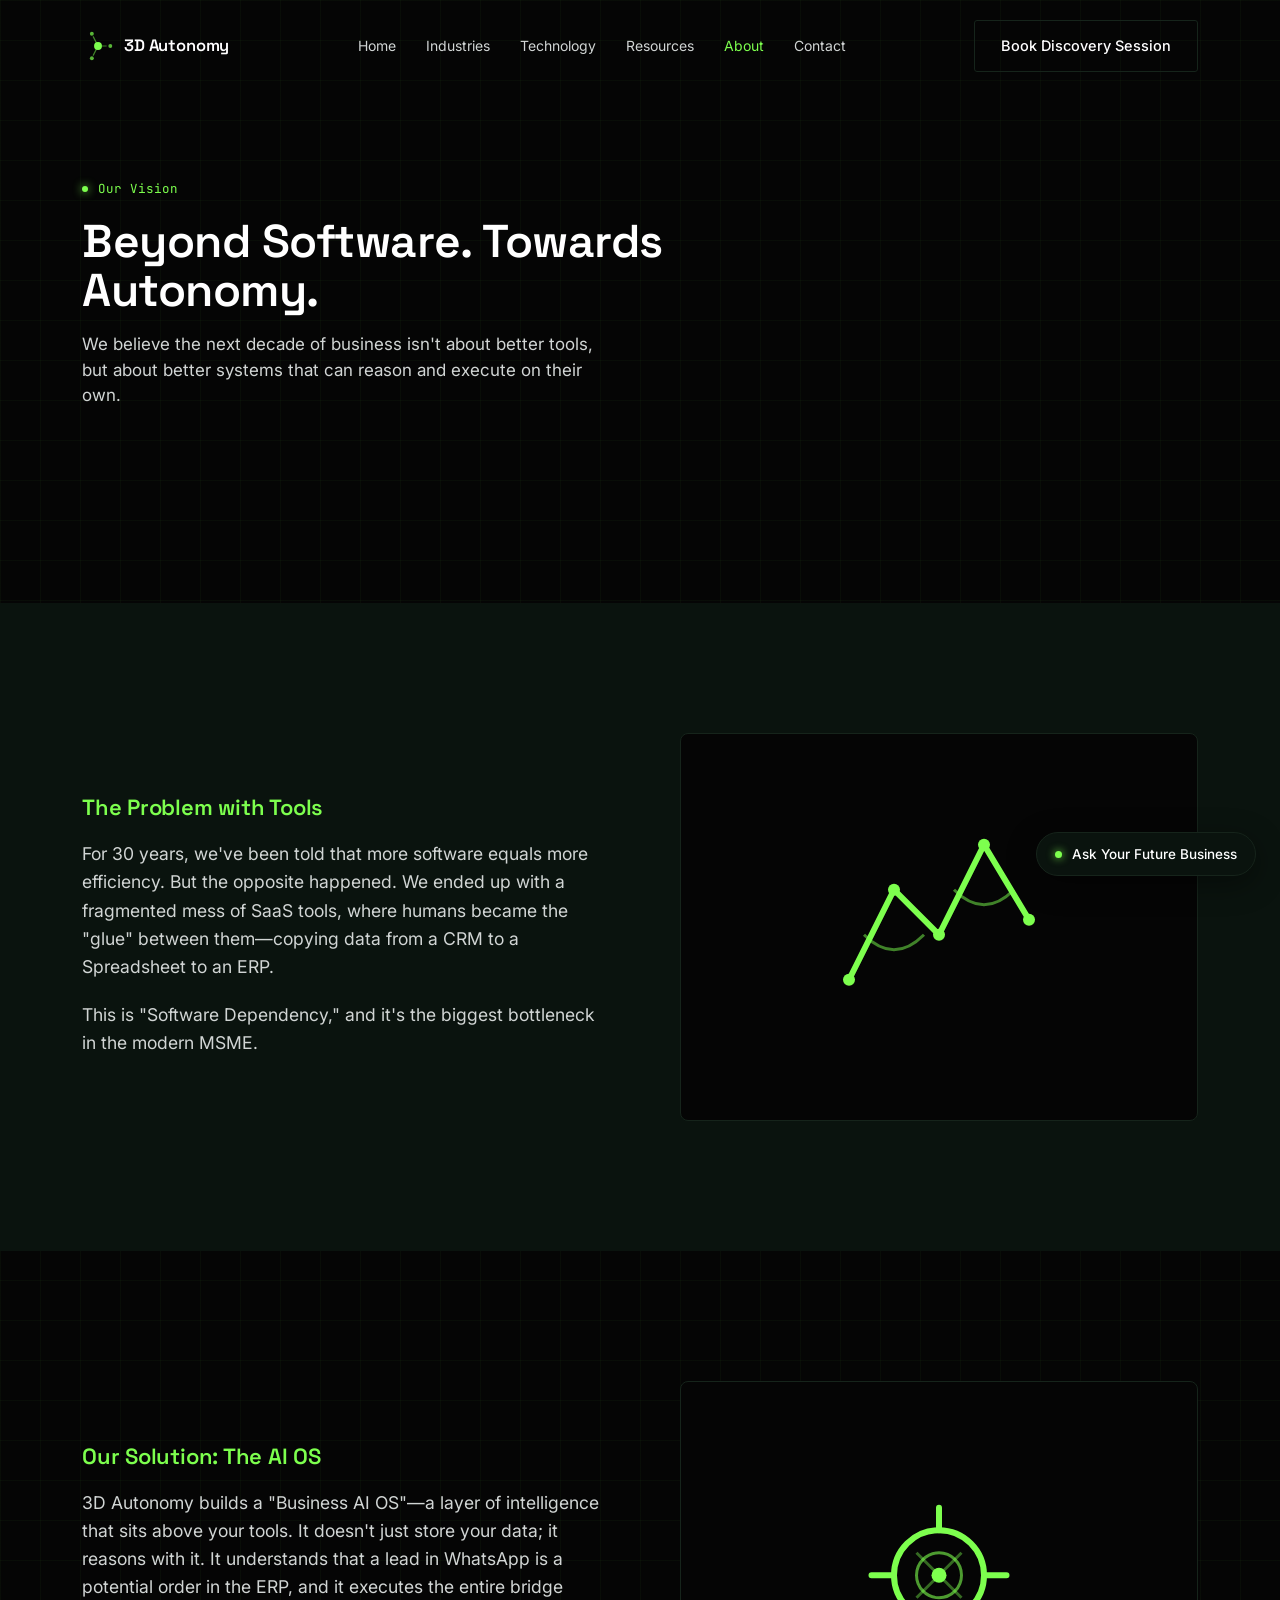
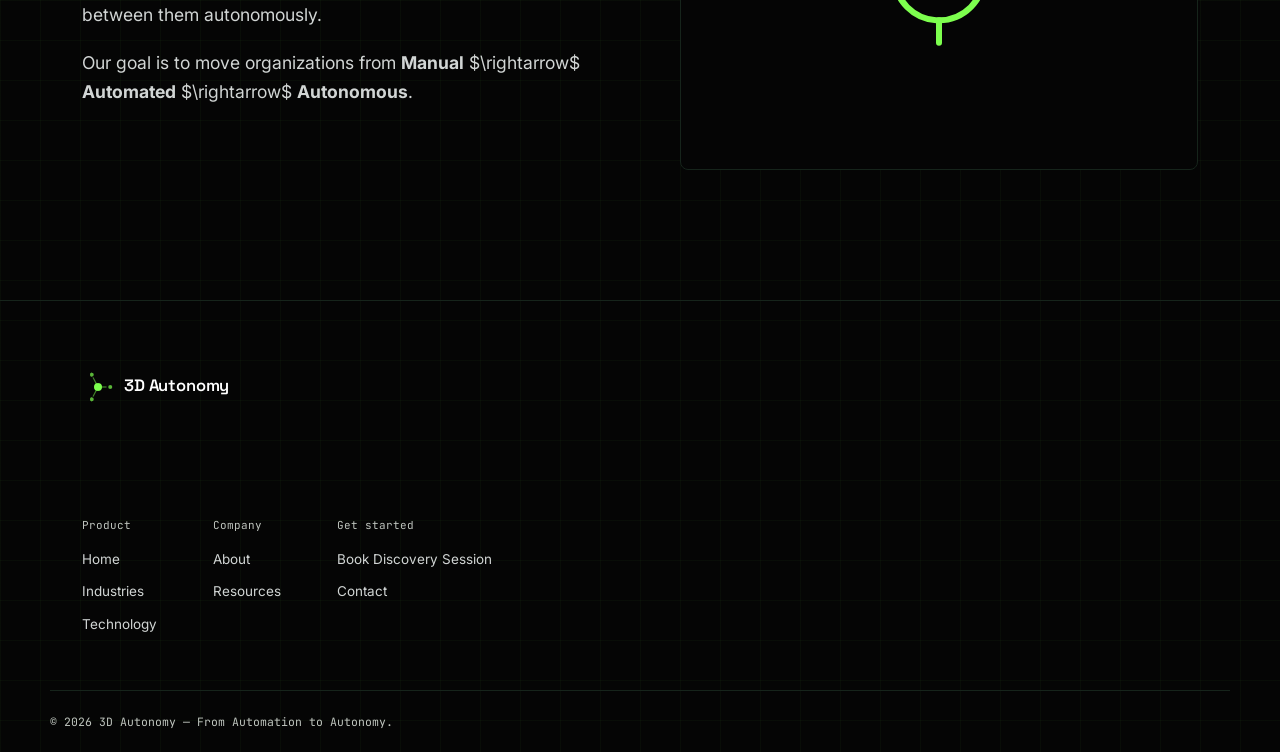
<file: about.html>
<!DOCTYPE html>
<html lang="en">
<head>
  <meta charset="UTF-8">
  <meta name="viewport" content="width=device-width, initial-scale=1.0">
  <title>About | 3D Autonomy - Our Philosophy</title>
  <meta name="description" content="Learn about 3D Autonomy's mission to transform the MSME landscape from manual operations to autonomous organizations.">
  <link rel="canonical" href="https://3dautonomy.github.io/about.html">
  <link rel="icon" type="image/svg+xml" href="[data-uri]">
<link rel="icon" type="image/png" href="assets/logo.png">
  <link rel="preconnect" href="https://fonts.googleapis.com">
  <link rel="preconnect" href="https://fonts.gstatic.com" crossorigin>
  <link href="https://fonts.googleapis.com/css2?family=Space+Grotesk:wght@400;500;600;700&family=Inter:wght@400;500;600&family=JetBrains+Mono:wght@400;500&display=swap" rel="stylesheet">
  <link rel="stylesheet" href="style.css">
</head>
<body class="page-transition">

<header id="site-header">
  <div class="wrap">
    <nav>
      <a href="index.html" class="logo">
        <svg class="logo-mark" viewBox="0 0 26 26" fill="none">
          <circle cx="13" cy="13" r="3.2" fill="#7DFF4E"/>
          <circle cx="13" cy="3" r="1.6" fill="#7DFF4E" opacity="0.7"/>
          <circle cx="23" cy="18" r="1.6" fill="#7DFF4E" opacity="0.7"/>
          <circle cx="3" cy="18" r="1.6" fill="#7DFF4E" opacity="0.7"/>
          <path d="M13 6V10.5M13 13L20.8 17M13 13L5.2 17" stroke="#7DFF4E" stroke-width="1" opacity="0.5"/>
        </svg>
        3D Autonomy
      </a>
      <div class="nav-links" id="navLinks">
        <a href="index.html">Home</a>
        <a href="industries.html">Industries</a>
        <a href="technology.html">Technology</a>
        <a href="resources.html">Resources</a>
        <a href="about.html" style="color:var(--accent)">About</a>
        <a href="contact.html">Contact</a>
      </div>
      <div class="nav-cta">
        <a href="contact.html" class="btn btn-ghost" id="openBookingNav">Book Discovery Session</a>
        <div class="nav-toggle" id="navToggle"><span></span><span></span><span></span></div>
      </div>
    </nav>
  </div>
</header>

<main>
  <section class="section" style="padding-top:180px; position:relative; overflow:hidden;">
    <div class="section-bg-image" style="position:absolute; top:0; left:0; width:100%; height:100%; background: radial-gradient(circle at 50% 50%, #1a2e1a 0%, #0a0a0a 100%); z-index:1;">
      <svg width="100%" height="100%" style="opacity:0.3">
        <defs>
          <pattern id="grid" width="40" height="40" patternUnits="userSpaceOnUse">
            <path d="M 40 0 L 0 0 0 40" fill="none" stroke="#7DFF4E" stroke-width="0.5"/>
          </pattern>
        </defs>
        <rect width="100%" height="100%" fill="url(#grid)" />
      </svg>
    </div>
    <div class="wrap">
      <div class="section-head fade-in" style="position:relative; z-index:2;">
        <div class="kicker"><span class="dot"></span>Our Vision</div>
        <h2>Beyond Software. Towards Autonomy.</h2>
        <p>We believe the next decade of business isn't about better tools, but about better systems that can reason and execute on their own.</p>
      </div>
    </div>
  </section>

  <section class="section" style="background:var(--bg-panel);">
    <div class="wrap">
      <div style="display:grid; grid-template-columns:1fr 1fr; gap:80px; align-items:center;">
        <div class="slide-up" style="animation-delay:0.1s;">
          <h3 class="accent-text">The Problem with Tools</h3>
          <p class="rich-text" style="margin:20px 0;">For 30 years, we've been told that more software equals more efficiency. But the opposite happened. We ended up with a fragmented mess of SaaS tools, where humans became the "glue" between them—copying data from a CRM to a Spreadsheet to an ERP.</p>
          <p class="rich-text">This is "Software Dependency," and it's the biggest bottleneck in the modern MSME.</p>
        </div>
        <div class="slide-up" style="animation-delay:0.2s; background:var(--bg); border:1px solid var(--line); aspect-ratio:4/3; border-radius:8px; overflow:hidden; display:flex; align-items:center; justify-content:center; padding:20px;">
           <svg viewBox="0 0 200 150" width="100%" height="100%" style="max-width:300px; color:var(--accent)">
             <rect width="200" height="150" fill="none" />
             <path d="M40,110 L70,50 L100,80 L130,20 L160,70" stroke="currentColor" stroke-width="4" fill="none" stroke-linecap="round" stroke-linejoin="round" />
             <circle cx="40" cy="110" r="4" fill="currentColor" />
             <circle cx="70" cy="50" r="4" fill="currentColor" />
             <circle cx="100" cy="80" r="4" fill="currentColor" />
             <circle cx="130" cy="20" r="4" fill="currentColor" />
             <circle cx="160" cy="70" r="4" fill="currentColor" />
             <path d="M50,80 Q70,100 90,80" stroke="currentColor" stroke-width="2" fill="none" opacity="0.5" />
             <path d="M110,50 Q130,70 150,50" stroke="currentColor" stroke-width="2" fill="none" opacity="0.5" />
           </svg>
        </div>
      </div>
    </div>
  </section>

  <section class="section">
    <div class="wrap">
      <div style="display:grid; grid-template-columns:1fr 1fr; gap:80px; align-items:center;">
        <div class="slide-up" style="animation-delay:0.2s; order:2; background:var(--bg); border:1px solid var(--line); aspect-ratio:4/3; border-radius:8px; overflow:hidden; display:flex; align-items:center; justify-content:center; padding:20px;">
           <svg viewBox="0 0 200 150" width="100%" height="100%" style="max-width:300px; color:var(--accent)">
             <rect width="200" height="150" fill="none" />
             <circle cx="100" cy="75" r="30" stroke="currentColor" stroke-width="4" fill="none" />
             <circle cx="100" cy="75" r="15" stroke="currentColor" stroke-width="2" fill="none" opacity="0.6" />
             <path d="M100,45 L100,30 M130,75 L145,75 M100,105 L100,120 M70,75 L55,75" stroke="currentColor" stroke-width="4" stroke-linecap="round" />
             <path d="M85,60 L115,90 M115,60 L85,90" stroke="currentColor" stroke-width="2" opacity="0.4" />
             <circle cx="100" cy="75" r="5" fill="currentColor" />
           </svg>
        </div>
        <div class="slide-up" style="animation-delay:0.1s; order:1;">
          <h3 class="accent-text">Our Solution: The AI OS</h3>
          <p class="rich-text" style="margin:20px 0;">3D Autonomy builds a "Business AI OS"—a layer of intelligence that sits above your tools. It doesn't just store your data; it reasons with it. It understands that a lead in WhatsApp is a potential order in the ERP, and it executes the entire bridge between them autonomously.</p>
          <p class="rich-text">Our goal is to move organizations from <b>Manual</b> $\rightarrow$ <b>Automated</b> $\rightarrow$ <b>Autonomous</b>.</p>
        </div>
      </div>
    </div>
  </section>
</main>

<footer id="about">
  <div class="wrap footer-grid">
    <div style="width:100%; margin-bottom:40px;">
      <a href="index.html" class="logo footer-logo">
        <svg class="logo-mark" viewBox="0 0 26 26" fill="none">
          <circle cx="13" cy="13" r="3.2" fill="#7DFF4E"/>
          <circle cx="13" cy="3" r="1.6" fill="#7DFF4E" opacity="0.7"/>
          <circle cx="23" cy="18" r="1.6" fill="#7DFF4E" opacity="0.7"/>
          <circle cx="3" cy="18" r="1.6" fill="#7DFF4E" opacity="0.7"/>
          <path d="M13 6V10.5M13 13L20.8 17M13 13L5.2 17" stroke="#7DFF4E" stroke-width="1" opacity="0.5"/>
        </svg>
        3D Autonomy
      </a>
    </div>
    <div class="footer-cols">
      <div>
        <div class="footer-h">Product</div>
        <a href="index.html">Home</a>
        <a href="industries.html">Industries</a>
        <a href="technology.html">Technology</a>
      </div>
      <div>
        <div class="footer-h">Company</div>
        <a href="about.html">About</a>
        <a href="resources.html">Resources</a>
      </div>
      <div>
        <div class="footer-h">Get started</div>
        <a href="contact.html">Book Discovery Session</a>
        <a href="contact.html">Contact</a>
      </div>
    </div>
  </div>
  <div class="wrap footer-bottom mono">© 2026 3D Autonomy — From Automation to Autonomy.</div>
</footer>

<div class="copilot" id="copilot">
  <div class="copilot-panel" id="copilotPanel">
    <div class="cp-head">
      <div>
        <div class="cp-title">Ask Your Future Business</div>
        <div class="cp-sub mono">Strategist mode</div>
      </div>
      <button class="cp-close" id="cpClose">&times;</button>
    </div>
    <div class="cp-body" id="cpBody">
      <div class="cp-msg cp-msg-bot">I think in systems, not tickets. Ask me where autonomy could take your business.</div>
    </div>
    <div class="cp-prompts" id="cpPrompts">
      <button data-q="How can I reduce manual work?">How can I reduce manual work?</button>
      <button data-q="What is Business AI OS?">What is Business AI OS?</button>
      <button data-q="How can AI improve operations?">How can AI improve operations?</button>
      <button data-q="What does an autonomous organization look like?">What does an autonomous organization look like?</button>
    </div>
    <form class="cp-input-row" id="cpForm">
      <input type="text" id="cpInput" placeholder="Ask about your business..." autocomplete="off">
      <button type="submit" aria-label="Send">→</button>
    </form>
  </div>
  <button class="copilot-fab" id="copilotFab">
    <span class="fab-dot"></span>
    <span class="fab-label">Ask Your Future Business</span>
  </button>
</div>

<div id="page-transition"></div><div id="back-to-top" title="Back to top">↑</div>
<script src="script.js"></script></body>
</html>
</file>
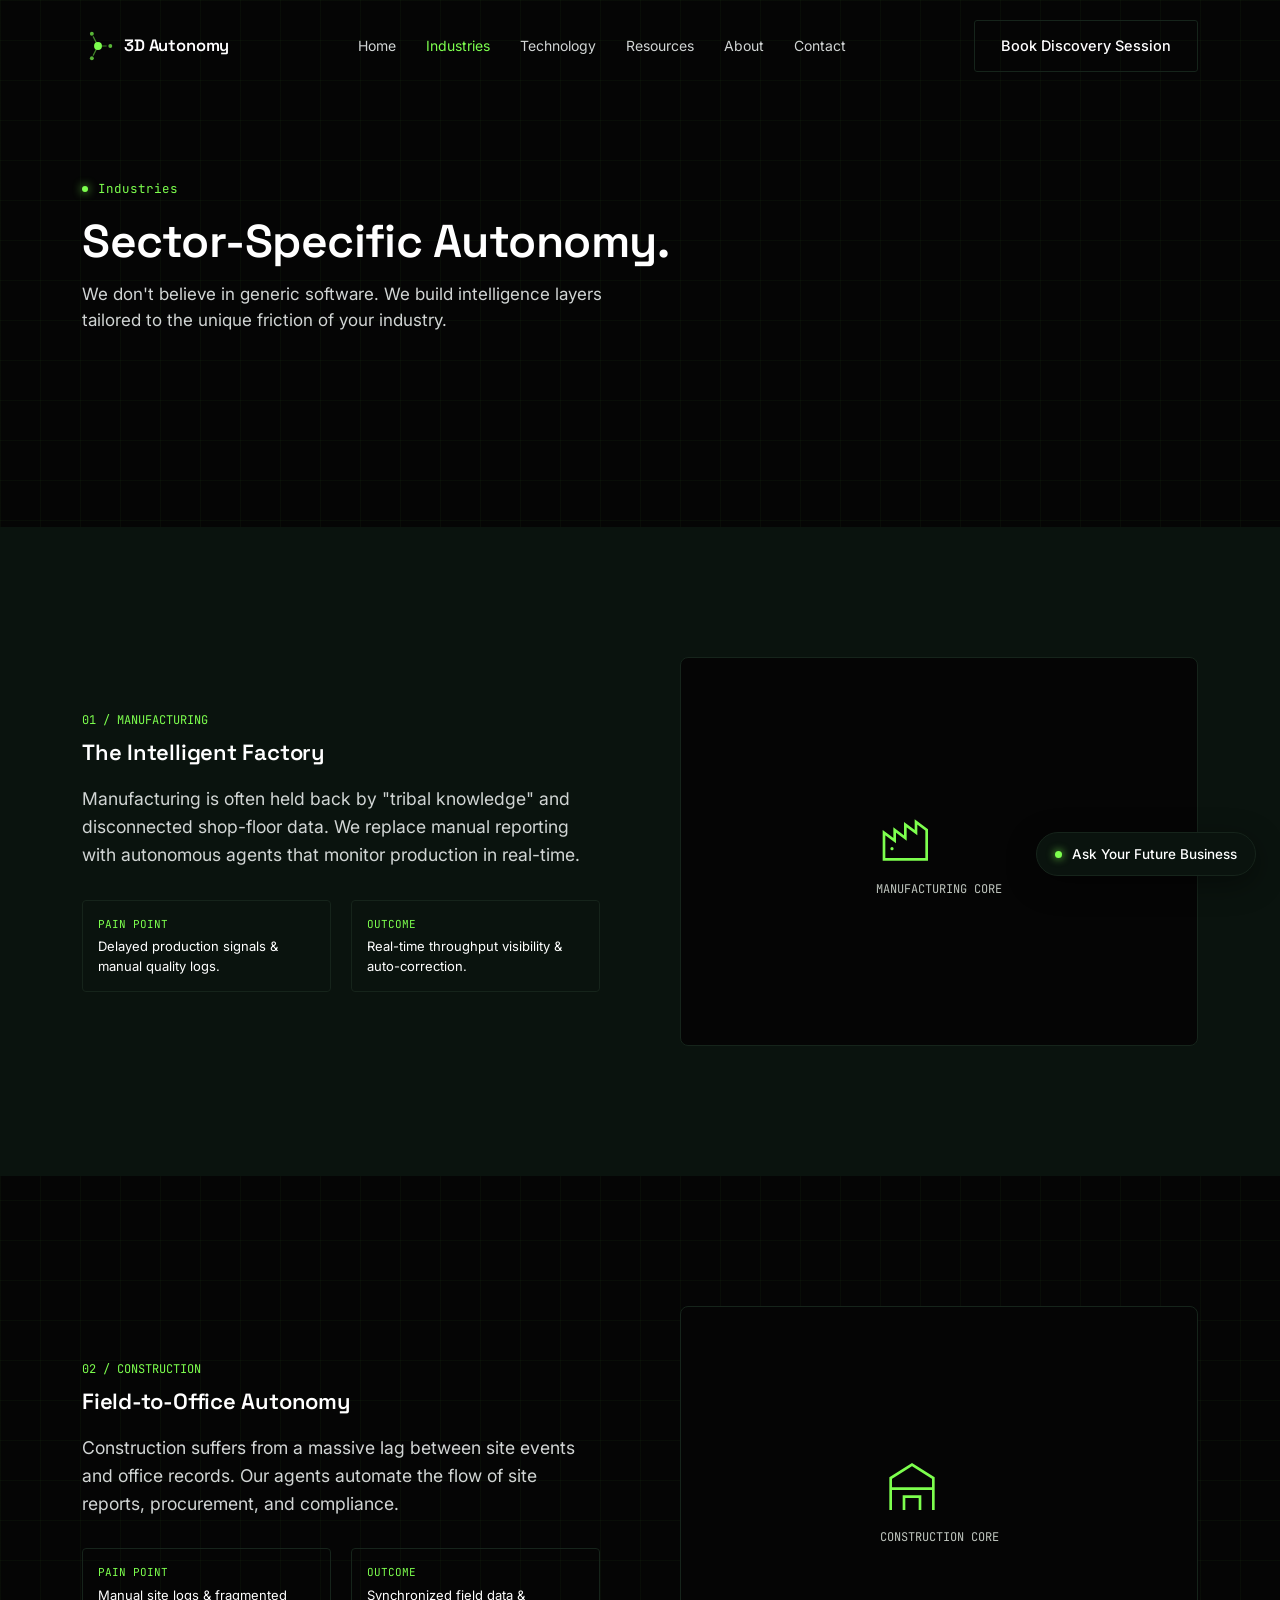
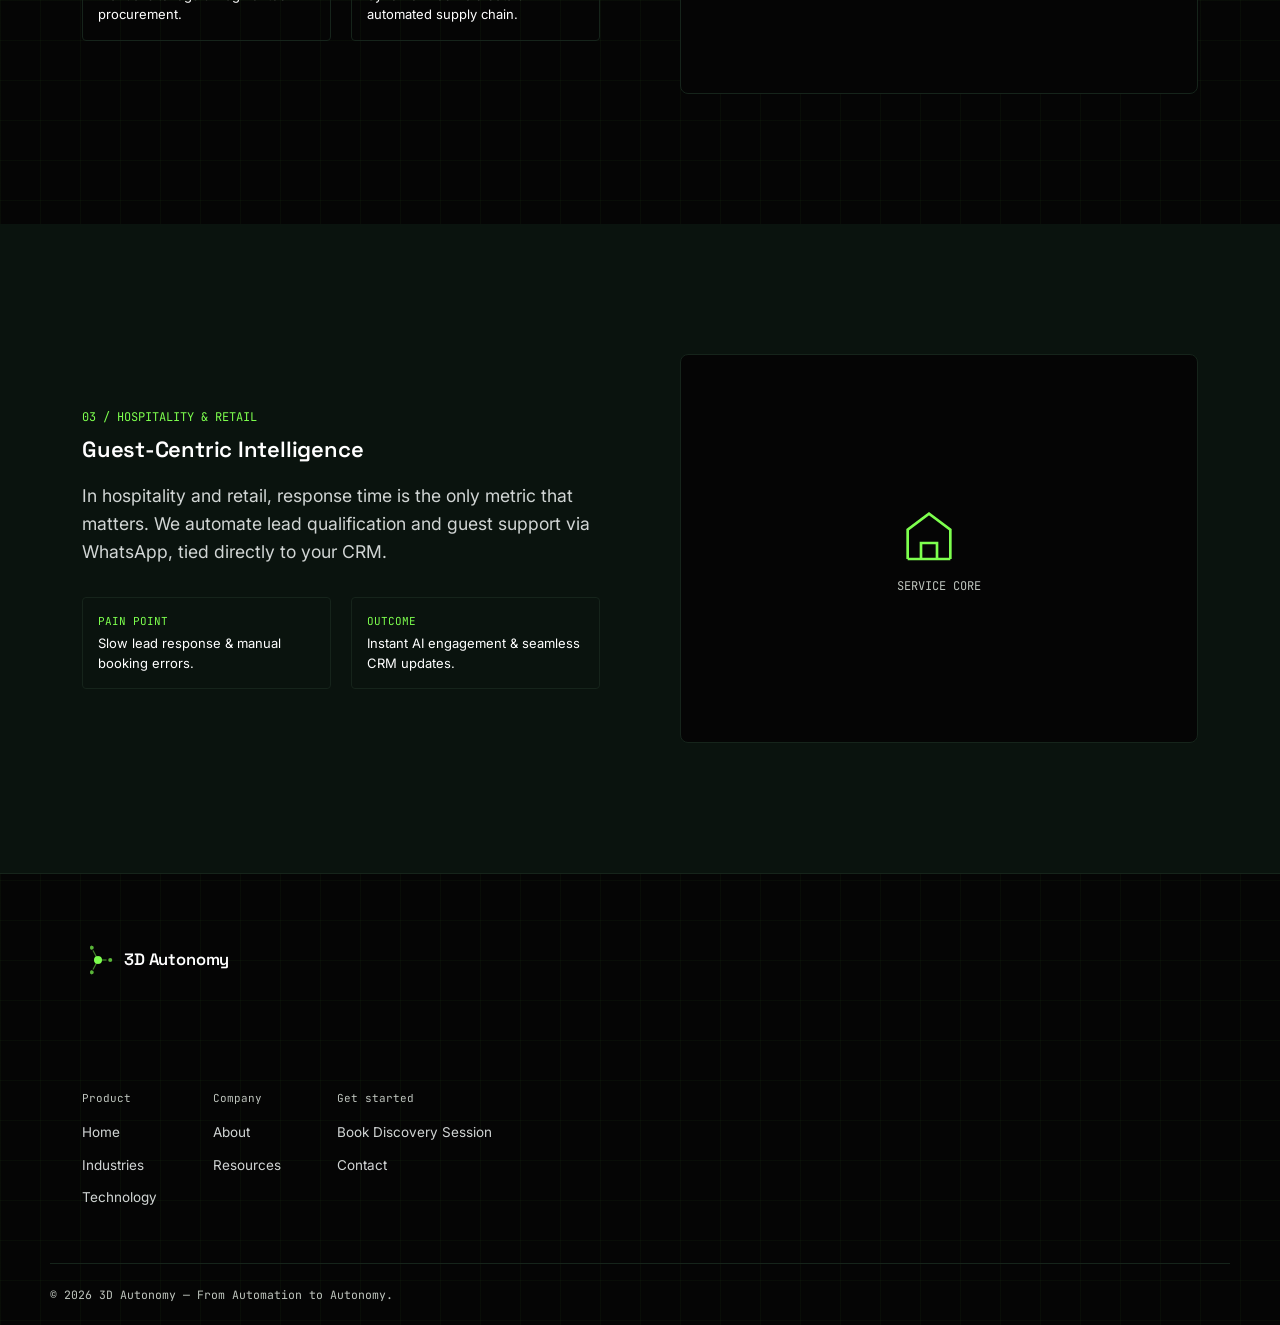
<file: industries.html>
<!DOCTYPE html>
<html lang="en">
<head>
  <meta charset="UTF-8">
  <meta name="viewport" content="width=device-width, initial-scale=1.0">
  <title>Industries | 3D Autonomy - AI Business OS</title>
  <meta name="description" content="Discover how 3D Autonomy transforms Manufacturing, Construction, Hospitality, Retail, Healthcare, and Education through an Autonomous Business AI OS.">
  <link rel="canonical" href="https://3dautonomy.github.io/industries.html">
  <link rel="icon" type="image/svg+xml" href="[data-uri]">
<link rel="icon" type="image/png" href="assert/logo.png">
  <link rel="preconnect" href="https://fonts.googleapis.com">
  <link rel="preconnect" href="https://fonts.gstatic.com" crossorigin>
  <link href="https://fonts.googleapis.com/css2?family=Space+Grotesk:wght@400;500;600;700&family=Inter:wght@400;500;600&family=JetBrains+Mono:wght@400;500&display=swap" rel="stylesheet">
  <link rel="stylesheet" href="style.css">
</head>
<body class="page-transition">

<header id="site-header">
  <div class="wrap">
    <nav>
      <a href="index.html" class="logo">
        <svg class="logo-mark" viewBox="0 0 26 26" fill="none">
          <circle cx="13" cy="13" r="3.2" fill="#7DFF4E"/>
          <circle cx="13" cy="3" r="1.6" fill="#7DFF4E" opacity="0.7"/>
          <circle cx="23" cy="18" r="1.6" fill="#7DFF4E" opacity="0.7"/>
          <circle cx="3" cy="18" r="1.6" fill="#7DFF4E" opacity="0.7"/>
          <path d="M13 6V10.5M13 13L20.8 17M13 13L5.2 17" stroke="#7DFF4E" stroke-width="1" opacity="0.5"/>
        </svg>
        3D Autonomy
      </a>
      <div class="nav-links" id="navLinks">
        <a href="index.html">Home</a>
        <a href="industries.html" style="color:var(--accent)">Industries</a>
        <a href="technology.html">Technology</a>
        <a href="resources.html">Resources</a>
        <a href="about.html">About</a>
        <a href="contact.html">Contact</a>
      </div>
      <div class="nav-cta">
        <a href="contact.html" class="btn btn-ghost" id="openBookingNav">Book Discovery Session</a>
        <div class="nav-toggle" id="navToggle"><span></span><span></span><span></span></div>
      </div>
    </nav>
  </div>
</header>

<main>
  <section class="section" style="padding-top:180px;">
    <div class="wrap">
      <div class="section-head fade-in">
        <div class="kicker"><span class="dot"></span>Industries</div>
        <h2>Sector-Specific Autonomy.</h2>
        <p>We don't believe in generic software. We build intelligence layers tailored to the unique friction of your industry.</p>
      </div>
    </div>
  </section>

  <!-- Industry Sections -->
  <section class="section" style="background:var(--bg-panel);">
    <div class="wrap">
      <div style="display:grid; grid-template-columns:1fr 1fr; gap:80px; align-items:center;">
        <div class="slide-up" style="animation-delay:0.1s;">
          <div class="kicker" style="font-family:var(--font-mono); font-size:12px; color:var(--accent); margin-bottom:12px;">01 / MANUFACTURING</div>
          <h3>The Intelligent Factory</h3>
          <p class="rich-text" style="margin:20px 0;">Manufacturing is often held back by "tribal knowledge" and disconnected shop-floor data. We replace manual reporting with autonomous agents that monitor production in real-time.</p>
          <div style="display:grid; grid-template-columns:1fr 1fr; gap:20px; margin-top:30px;">
            <div style="padding:15px; border:1px solid var(--line); border-radius:4px;">
              <div class="mono" style="font-size:11px; color:var(--accent); margin-bottom:5px; text-transform: uppercase;">pain point</div>
              <div style="font-size:13px;">Delayed production signals & manual quality logs.</div>
            </div>
            <div style="padding:15px; border:1px solid var(--line); border-radius:4px;">
              <div class="mono" style="font-size:11px; color:var(--accent); margin-bottom:5px; text-transform: uppercase;">outcome</div>
              <div style="font-size:13px;">Real-time throughput visibility & auto-correction.</div>
            </div>
          </div>
        </div>
        <div class="slide-up" style="animation-delay:0.2s; background:var(--bg); border:1px solid var(--line); aspect-ratio:4/3; border-radius:8px; display:flex; align-items:center; justify-content:center;">
           <div style="text-align:center; color:var(--muted-2);">
             <svg width="64" height="64" viewBox="0 0 24 24" fill="none" stroke="currentColor" stroke-width="1" style="color:var(--accent); margin-bottom:10px;"><path d="M3 20V10l4 3V9l4 3V7l4 3V6l4 3v11H3z"/><circle cx="6" cy="16" r="0.6" fill="currentColor" stroke="none"/></svg>
             <div class="mono" style="font-size:12px;">MANUFACTURING CORE</div>
           </div>
        </div>
      </div>
    </div>
  </section>

  <section class="section">
    <div class="wrap">
      <div style="display:grid; grid-template-columns:1fr 1fr; gap:80px; align-items:center;">
        <div class="slide-up" style="animation-delay:0.2s; order:2; background:var(--bg); border:1px solid var(--line); aspect-ratio:4/3; border-radius:8px; display:flex; align-items:center; justify-content:center;">
           <div style="text-align:center; color:var(--muted-2);">
             <svg width="64" height="64" viewBox="0 0 24 24" fill="none" stroke="currentColor" stroke-width="1" style="color:var(--accent); margin-bottom:10px;"><path d="M4 21V9l8-5 8 5v12"/><path d="M4 13h16M9 21v-5h6v5"/></svg>
             <div class="mono" style="font-size:12px;">CONSTRUCTION CORE</div>
           </div>
        </div>
        <div class="slide-up" style="animation-delay:0.1s; order:1;">
          <div class="kicker" style="font-family:var(--font-mono); font-size:12px; color:var(--accent); margin-bottom:12px;">02 / CONSTRUCTION</div>
          <h3>Field-to-Office Autonomy</h3>
          <p class="rich-text" style="margin:20px 0;">Construction suffers from a massive lag between site events and office records. Our agents automate the flow of site reports, procurement, and compliance.</p>
          <div style="display:grid; grid-template-columns:1fr 1fr; gap:20px; margin-top:30px;">
            <div style="padding:15px; border:1px solid var(--line); border-radius:4px;">
              <div class="mono" style="font-size:11px; color:var(--accent); margin-bottom:5px; text-transform: uppercase;">pain point</div>
              <div style="font-size:13px;">Manual site logs & fragmented procurement.</div>
            </div>
            <div style="padding:15px; border:1px solid var(--line); border-radius:4px;">
              <div class="mono" style="font-size:11px; color:var(--accent); margin-bottom:5px; text-transform: uppercase;">outcome</div>
              <div style="font-size:13px;">Synchronized field data & automated supply chain.</div>
            </div>
          </div>
        </div>
      </div>
    </div>
  </section>

  <section class="section" style="background:var(--bg-panel);">
    <div class="wrap">
      <div style="display:grid; grid-template-columns:1fr 1fr; gap:80px; align-items:center;">
        <div class="slide-up" style="animation-delay:0.1s;">
          <div class="kicker" style="font-family:var(--font-mono); font-size:12px; color:var(--accent); margin-bottom:12px;">03 / HOSPITALITY & RETAIL</div>
          <h3>Guest-Centric Intelligence</h3>
          <p class="rich-text" style="margin:20px 0;">In hospitality and retail, response time is the only metric that matters. We automate lead qualification and guest support via WhatsApp, tied directly to your CRM.</p>
          <div style="display:grid; grid-template-columns:1fr 1fr; gap:20px; margin-top:30px;">
            <div style="padding:15px; border:1px solid var(--line); border-radius:4px;">
              <div class="mono" style="font-size:11px; color:var(--accent); margin-bottom:5px; text-transform: uppercase;">pain point</div>
              <div style="font-size:13px;">Slow lead response & manual booking errors.</div>
            </div>
            <div style="padding:15px; border:1px solid var(--line); border-radius:4px;">
              <div class="mono" style="font-size:11px; color:var(--accent); margin-bottom:5px; text-transform: uppercase;">outcome</div>
              <div style="font-size:13px;">Instant AI engagement & seamless CRM updates.</div>
            </div>
          </div>
        </div>
        <div class="slide-up" style="animation-delay:0.2s; background:var(--bg); border:1px solid var(--line); aspect-ratio:4/3; border-radius:8px; display:flex; align-items:center; justify-content:center;">
           <div style="text-align:center; color:var(--muted-2);">
             <svg width="64" height="64" viewBox="0 0 24 24" fill="none" stroke="currentColor" stroke-width="1" style="color:var(--accent); margin-bottom:10px;"><path d="M4 21V10l8-6 8 6v11"/><path d="M9 21v-6h6v6M4 21h16"/></svg>
             <div class="mono" style="font-size:12px;">SERVICE CORE</div>
           </div>
        </div>
      </div>
    </div>
  </section>
</main>

<footer id="about">
  <div class="wrap footer-grid">
    <div style="width:100%; margin-bottom:40px;">
      <a href="index.html" class="logo footer-logo">
        <svg class="logo-mark" viewBox="0 0 26 26" fill="none">
          <circle cx="13" cy="13" r="3.2" fill="#7DFF4E"/>
          <circle cx="13" cy="3" r="1.6" fill="#7DFF4E" opacity="0.7"/>
          <circle cx="23" cy="18" r="1.6" fill="#7DFF4E" opacity="0.7"/>
          <circle cx="3" cy="18" r="1.6" fill="#7DFF4E" opacity="0.7"/>
          <path d="M13 6V10.5M13 13L20.8 17M13 13L5.2 17" stroke="#7DFF4E" stroke-width="1" opacity="0.5"/>
        </svg>
        3D Autonomy
      </a>
    </div>
    <div class="footer-cols">
      <div>
        <div class="footer-h">Product</div>
        <a href="index.html">Home</a>
        <a href="industries.html">Industries</a>
        <a href="technology.html">Technology</a>
      </div>
      <div>
        <div class="footer-h">Company</div>
        <a href="about.html">About</a>
        <a href="resources.html">Resources</a>
      </div>
      <div>
        <div class="footer-h">Get started</div>
        <a href="contact.html">Book Discovery Session</a>
        <a href="contact.html">Contact</a>
      </div>
    </div>
  </div>
  <div class="wrap footer-bottom mono">© 2026 3D Autonomy — From Automation to Autonomy.</div>
</footer>

<div class="copilot" id="copilot">
  <div class="copilot-panel" id="copilotPanel">
    <div class="cp-head">
      <div>
        <div class="cp-title">Ask Your Future Business</div>
        <div class="cp-sub mono">Strategist mode</div>
      </div>
      <button class="cp-close" id="cpClose">&times;</button>
    </div>
    <div class="cp-body" id="cpBody">
      <div class="cp-msg cp-msg-bot">I think in systems, not tickets. Ask me where autonomy could take your business.</div>
    </div>
    <div class="cp-prompts" id="cpPrompts">
      <button data-q="How can I reduce manual work?">How can I reduce manual work?</button>
      <button data-q="What is Business AI OS?">What is Business AI OS?</button>
      <button data-q="How can AI improve operations?">How can AI improve operations?</button>
      <button data-q="What does an autonomous organization look like?">What does an autonomous organization look like?</button>
    </div>
    <form class="cp-input-row" id="cpForm">
      <input type="text" id="cpInput" placeholder="Ask about your business..." autocomplete="off">
      <button type="submit" aria-label="Send">→</button>
    </form>
  </div>
  <button class="copilot-fab" id="copilotFab">
    <span class="fab-dot"></span>
    <span class="fab-label">Ask Your Future Business</span>
  </button>
</div>

<div id="page-transition"></div><div id="back-to-top" title="Back to top">↑</div>
<script src="script.js"></script></body>
</html>
</file>
<file: style.css>
:root{
  --bg:#050505;
  --bg-2:#071B12;
  --bg-panel:#0A130E;
  --bg-panel-2:#0D1712;
  --bg-surface:rgba(10, 19, 14, 0.7);
  --line:#16241B;
  --line-soft:#101B15;
  --accent:#7DFF4E;
  --accent-dim:#4C9E32;
  --success:#8FFF62;
  --text:#FFFFFF;
  --muted:#D1D5D4;
  --muted-2:#BFC5BE;
  --font-display:'Space Grotesk', sans-serif;
  --font-body:'Inter', sans-serif;
  --font-mono:'JetBrains Mono', monospace;
  --container: 1180px;
  --ease: cubic-bezier(.16,.84,.28,1);
}
*{margin:0;padding:0;box-sizing:border-box;}
html{scroll-behavior:smooth;}
body{
  background:var(--bg);
  color:var(--text);
  font-family:var(--font-body);
  line-height:1.5;
  -webkit-font-smoothing:antialiased;
  overflow-x:hidden;
  background-image:
    linear-gradient(rgba(125, 255, 78, 0.03) 1px, transparent 1px),
    linear-gradient(90deg, rgba(125, 255, 78, 0.03) 1px, transparent 1px);
  background-size: 40px 40px;
}
#page-transition{
  position:fixed; inset:0; background:var(--bg); z-index:9999;
  pointer-events:none; opacity:0; transition:opacity .4s var(--ease);
}
#page-transition.active{opacity:1; pointer-events:auto;}
@media (prefers-reduced-motion: reduce){
  *{animation-duration:0.01ms !important; animation-iteration-count:1 !important; transition-duration:0.01ms !important; scroll-behavior:auto !important;}
}
::selection{background:var(--accent); color:#031400;}
a{color:inherit; text-decoration:none;}
img,svg{display:block; max-width:100%;}
button{font-family:inherit; cursor:pointer; border:none; background:none; color:inherit;}
.wrap{max-width:var(--container); margin:0 auto; padding:0 32px;}
@media (max-width:640px){.wrap{padding:0 20px;}}

h1,h2,h3,h4{font-family:var(--font-display); font-weight:600; letter-spacing:-0.01em; line-height:1.08;}
h2{font-size:clamp(28px,4vw,46px);}
h3{font-size:clamp(18px,2vw,22px);}
p{color:var(--muted);}
.mono{font-family:var(--font-mono);}

.section{padding:130px 0; position:relative;}
@media (max-width:780px){.section{padding:86px 0;}}
.section-tight{padding:90px 0;}

.section-head{max-width:640px; margin-bottom:64px;}
.section-head .kicker{
  display:flex; align-items:center; gap:10px;
  font-family:var(--font-mono); font-size:12.5px; color:var(--accent);
  margin-bottom:18px;
}
.section-head .kicker .dot{width:6px;height:6px;border-radius:50%;background:var(--accent); box-shadow:0 0 10px var(--accent);}
.section-head h2{margin-bottom:16px;}
.section-head p{font-size:17px; max-width:520px;}

.btn{
  display:inline-flex; align-items:center; justify-content:center; gap:8px;
  padding:14px 26px; border-radius:3px; font-size:14.5px; font-weight:500;
  transition:transform .25s var(--ease), background .25s var(--ease), border-color .25s var(--ease), color .25s var(--ease);
  white-space:nowrap;
}
.btn-primary{background:var(--accent); color:#031400;}
.btn-primary:hover{transform:translateY(-2px); background:var(--success);}
.btn-ghost{border:1px solid var(--line); color:var(--text);}
.btn-ghost:hover{border-color:var(--accent); color:var(--accent);}

/* ---------- NAV ---------- */
header{
  position:fixed; top:0; left:0; right:0; z-index:200;
  padding:20px 0;
  transition:background .35s var(--ease), border-color .35s var(--ease), padding .35s var(--ease);
  border-bottom:1px solid transparent;
}
header.scrolled{background:rgba(5,5,5,0.82); backdrop-filter:blur(14px); border-color:var(--line); padding:14px 0;}
nav{display:flex; align-items:center; justify-content:space-between; gap:24px;}
.logo{display:flex; align-items:center; gap:10px; font-family:var(--font-display); font-weight:600; font-size:16.5px; letter-spacing:-0.01em;}
.logo-mark{width:32px; height:32px; object-fit:contain; transform: rotate(90deg);}
.nav-links{display:flex; align-items:center; gap:30px; font-size:14px; color:var(--muted);}
.nav-links a{transition:color .2s;}
.nav-links a:hover{color:var(--text);}
.nav-cta{display:flex; align-items:center; gap:16px;}
.nav-toggle{display:none; width:22px; height:16px; position:relative; padding:0; margin:0; cursor:pointer;}
.nav-toggle span{position:absolute; left:0; right:0; height:1.5px; background:var(--text); transition:all .3s var(--ease);}
.nav-toggle span:nth-child(1){top:0;}
.nav-toggle span:nth-child(2){top:7px;}
.nav-toggle span:nth-child(3){top:14px;}
@media (max-width:960px){
  .nav-links{position:fixed; top:0; right:0; height:100vh; width:min(320px,80vw); background:#08100B; flex-direction:column; justify-content:center; align-items:flex-start; padding:40px; gap:26px; transform:translateX(100%); transition:transform .4s var(--ease); border-left:1px solid var(--line);}
  .nav-links.open{transform:translateX(0);}
  .nav-toggle{display:block;}
  .nav-cta .btn-ghost{display:none;}
}

/* ---------- HERO ---------- */
.hero{
  min-height:100svh; position:relative; display:flex; flex-direction:column; justify-content:center;
  padding-top:140px; padding-bottom:60px; overflow:hidden;
}
.hero::before{
  content:''; position:absolute; inset:0;
  background: radial-gradient(circle at center, rgba(125,255,78,0.08) 0%, transparent 70%), 
              url('https://images.unsplash.com/photo-1451187580459-43490279c0fa?auto=format&fit=crop&w=1600&q=80');
  background-size: cover; background-position: center;
  opacity: 0.3;
  mix-blend-mode: screen;
  pointer-events:none;
}
#hero-canvas{position:absolute; inset:0; width:100%; height:100%; z-index:0; opacity:0;}
.hero-status{
  display:inline-flex; align-items:center; gap:8px; align-self:center;
  font-family:var(--font-mono); font-size:12px; color:var(--muted-2);
  border:1px solid var(--line); padding:6px 14px; border-radius:20px; margin-bottom:34px;
  position:relative; z-index:2; opacity:0;
}
.hero-status .pulse{width:6px; height:6px; border-radius:50%; background:var(--success); box-shadow:0 0 8px var(--success); animation:pulse 2s ease-in-out infinite;}
@keyframes pulse{0%,100%{opacity:1;} 50%{opacity:.35;}}

.hero-content{position:relative; z-index:2; text-align:center; max-width:900px; margin:0 auto;}
.hero-content h1{
  font-size:clamp(34px,6.2vw,74px); font-weight:600; letter-spacing:-0.02em;
  opacity:0; transform:translateY(16px);
  text-shadow: 0 0 12px rgba(125, 255, 78, 0.4);
}
.hero-content h1 .accent-line{display:block; color:var(--muted-2); font-weight:400;}
.hero-content p.lead{
  font-size:clamp(15.5px,1.6vw,18px); color:var(--muted); max-width:560px; margin:26px auto 0;
  opacity:0; transform:translateY(16px);
}
.hero-ctas{display:flex; gap:16px; justify-content:center; margin-top:40px; flex-wrap:wrap; opacity:0; transform:translateY(16px);}

.hero-node-label{
  position:absolute; z-index:2; font-family:var(--font-mono); font-size:11.5px; color:var(--muted-2);
  display:flex; align-items:center; gap:7px; opacity:0; pointer-events:none;
}
.hero-node-label .nd{width:6px; height:6px; border-radius:50%; background:var(--accent); box-shadow:0 0 8px var(--accent);}

.hero-scroll-cue{
  position:relative; z-index:2; margin:56px auto 0; width:1px; height:44px; background:linear-gradient(var(--muted-2),transparent);
  opacity:0;
}

/* ---------- MARQUEE / TRUST STRIP ---------- */
.strip{border-top:1px solid var(--line); border-bottom:1px solid var(--line); padding:26px 0; overflow:hidden;}
.strip-track{display:flex; gap:64px; white-space:nowrap; animation:scrollx 32s linear infinite; width:max-content;}
.strip-track span{font-family:var(--font-mono); font-size:12.5px; color:var(--muted-2); letter-spacing:0.02em;}
@keyframes scrollx{from{transform:translateX(0);} to{transform:translateX(-50%);}}

/* ---------- EVOLUTION ---------- */
.evo{background:var(--bg-2); border-top:1px solid var(--line); border-bottom:1px solid var(--line);}
.evo-rail{position:relative; margin-top:20px;}
.evo-track{position:relative; padding-left:2px;}
.evo-line{position:absolute; left:11px; top:8px; bottom:8px; width:1px; background:var(--line);}
.evo-line-fill{position:absolute; left:11px; top:8px; width:1px; background:var(--accent); box-shadow:0 0 8px var(--accent); height:0%; transition:height .3s var(--ease);}
.evo-stage{
  position:relative; padding:30px 0 30px 44px; border-bottom:1px solid var(--line-soft);
  display:grid; grid-template-columns:1fr 1fr; gap:40px; align-items:start;
  opacity:0.38; transition:opacity .4s var(--ease);
}
.evo-stage:last-child{border-bottom:none;}
.evo-stage.active{opacity:1;}
.evo-dot{
  position:absolute; left:6px; top:34px; width:11px; height:11px; border-radius:50%;
  background:var(--bg-2); border:1.5px solid var(--muted-2); transition:all .3s var(--ease);
}
.evo-stage.active .evo-dot{border-color:var(--accent); background:var(--accent); box-shadow:0 0 10px var(--accent);}
.evo-num{font-family:var(--font-mono); font-size:12px; color:var(--muted-2); margin-bottom:6px;}
.evo-stage.active .evo-num{color:var(--accent);}
.evo-title{font-family:var(--font-display); font-size:22px; font-weight:600; margin-bottom:4px;}
.evo-maturity{font-family:var(--font-mono); font-size:11.5px; color:var(--muted-2);}
.evo-detail{display:grid; gap:10px;}
.evo-detail-row{display:flex; gap:10px; font-size:14px; color:var(--muted);}
.evo-detail-row b{color:var(--text); font-weight:500; min-width:82px; flex-shrink:0; font-size:13px;}
@media (max-width:780px){
  .evo-stage{grid-template-columns:1fr; gap:14px;}
}

/* ---------- OS DIAGRAM ---------- */
.os-section{position:relative;}
.os-diagram{
  position:relative; width:100%; max-width:640px; aspect-ratio:1/1; margin:0 auto;
}
.os-core{
  position:absolute; top:50%; left:50%; transform:translate(-50%,-50%);
  width:118px; height:118px; border-radius:50%;
  background:radial-gradient(circle at 35% 30%, #10331C, #050C08);
  border:1px solid var(--accent); box-shadow:0 0 40px rgba(125,255,78,0.25), inset 0 0 30px rgba(125,255,78,0.08);
  display:flex; flex-direction:column; align-items:center; justify-content:center; z-index:3;
}
.os-core span{font-family:var(--font-display); font-size:13px; font-weight:600; letter-spacing:0.01em;}
.os-core-icon{width:22px; height:22px; color:var(--accent); margin-bottom:6px; animation:spin 12s linear infinite;}
@keyframes spin{from{transform:rotate(0deg);} to{transform:rotate(360deg);}}
.os-core small{font-family:var(--font-mono); font-size:9.5px; color:var(--muted-2); margin-top:3px;}
.os-node{
  position:absolute; width:108px; padding:12px 14px; background:var(--bg-panel);
  border:1px solid var(--line); border-radius:4px; cursor:pointer; z-index:2;
  transition:border-color .25s, background .25s, transform .25s;
}
.os-node:hover, .os-node.active{border-color:var(--accent); background:var(--bg-panel-2); transform:scale(1.04);}
.os-node .lbl{font-size:13px; font-weight:500; color:var(--text);}
.os-node .sub{font-family:var(--font-mono); font-size:9.5px; color:var(--muted-2); margin-top:2px;}
svg.os-lines{position:absolute; inset:0; width:100%; height:100%; z-index:1;}
.os-lines path{fill:none; stroke:var(--line); stroke-width:1;}
.os-lines path.active{stroke:var(--accent); stroke-width:1.2;}
.os-detail{
  margin-top:36px; padding:20px 24px; border:1px solid var(--line); border-radius:4px; background:var(--bg-panel);
  font-size:14.5px; color:var(--muted); min-height:24px; max-width:640px; margin-left:auto; margin-right:auto;
  transition:opacity .25s;
}
.os-detail b{color:var(--accent); font-weight:500;}
@media (max-width:640px){
  .os-diagram{max-width:340px;}
  .os-node{width:84px; padding:8px 9px;}
  .os-node .lbl{font-size:11px;}
  .os-core{width:88px; height:88px;}
}

/* ---------- WORKFORCE ---------- */
.agent-grid{display:grid; grid-template-columns:repeat(auto-fit, minmax(300px, 1fr)); gap:1px; background:var(--line); border:1px solid var(--line);}
.agent-card{
  background:var(--bg-surface);
  backdrop-filter: blur(12px);
  -webkit-backdrop-filter: blur(12px);
  padding:28px; transition:background .25s, border-color .25s;
  border: 1px solid rgba(125, 255, 78, 0.15);
}
.agent-card:hover{background:var(--bg-panel-2); border-color:var(--accent);}
.agent-icon{width:38px; height:38px; border-radius:8px; border:1px solid var(--line); display:flex; align-items:center; justify-content:center; color:var(--accent); margin-bottom:18px; background:rgba(125,255,78,0.05);}
.agent-icon svg{width:19px; height:19px;}
.agent-card-ghost{opacity:0.5;}
.agent-top{display:flex; justify-content:space-between; align-items:center; margin-bottom:20px;}
.agent-id{font-family:var(--font-mono); font-size:11px; color:var(--muted-2);}
.agent-status{display:flex; align-items:center; gap:6px; font-family:var(--font-mono); font-size:11px; color:var(--success);}
.pulse-sm{width:5px; height:5px; border-radius:50%; background:var(--success); box-shadow:0 0 6px var(--success); animation:pulse 2s ease-in-out infinite;}
.pulse-sm.off{background:var(--muted-2); box-shadow:none; animation:none;}
.agent-card h3{margin-bottom:4px;}
.agent-role{font-size:13px; color:var(--muted-2); margin-bottom:18px;}
.agent-tasks{list-style:none; display:flex; flex-direction:column; gap:8px;}
.agent-tasks li{font-size:13.5px; color:var(--muted); padding-left:14px; position:relative;}
.agent-tasks li::before{content:''; position:absolute; left:0; top:7px; width:5px; height:1px; background:var(--accent);}
@media (max-width:900px){.agent-grid{grid-template-columns:1fr 1fr;}}
@media (max-width:600px){.agent-grid{grid-template-columns:1fr;}}

/* ---------- LOOP ---------- */
.loop-wrap{position:relative; width:min(560px,90vw); aspect-ratio:1/1; margin:0 auto;}
.loop-svg{position:absolute; inset:0; width:100%; height:100%; transform:rotate(-90deg);}
.loop-track{fill:none; stroke:var(--line); stroke-width:1.5;}
.loop-progress{fill:none; stroke:var(--accent); stroke-width:1.5; stroke-linecap:round; stroke-dasharray:1445; stroke-dashoffset:1445; filter:drop-shadow(0 0 6px rgba(125,255,78,0.6)); transition:stroke-dashoffset .6s var(--ease);}
.loop-center{position:absolute; top:50%; left:50%; transform:translate(-50%,-50%); text-align:center;}
.loop-phase{font-family:var(--font-display); font-size:clamp(20px,3vw,28px); font-weight:600; letter-spacing:0.02em; transition:opacity .3s;}
.loop-sub{font-family:var(--font-mono); font-size:11px; color:var(--muted-2); margin-top:6px;}
.loop-node{
  position:absolute; font-family:var(--font-mono); font-size:12px; color:var(--muted-2);
  display:flex; align-items:center; gap:7px; transform:translate(-50%,-50%); transition:color .3s;
  white-space:nowrap;
}
.loop-node.active{color:var(--accent);}
.ln-dot{width:6px; height:6px; border-radius:50%; background:var(--muted-2); transition:all .3s;}
.loop-node.active .ln-dot{background:var(--accent); box-shadow:0 0 8px var(--accent);}

/* ---------- INDUSTRIES / CITY ---------- */
.city{position:relative; display:flex; align-items:flex-end; justify-content:center; gap:14px; height:280px; padding:0 10px 0;}
@media (max-width:780px){
  .city{height:320px;}
}
.city-buildings{display:flex; align-items:flex-end; gap:14px; height:100%; width:100%; max-width:720px; margin:0 auto;}
.building{
  flex:1; height:var(--h); 
  background:linear-gradient(135deg, rgba(13, 23, 18, 0.7), rgba(5, 5, 5, 0.8));
  backdrop-filter: blur(10px);
  border:1px solid var(--line); border-bottom:none; position:relative; display:flex; flex-direction:column; align-items:center; justify-content:flex-end;
  gap:10px; padding-bottom:16px; transition:all .4s var(--ease); color:var(--muted-2);
  box-shadow: inset 0 0 20px rgba(0,0,0,0.5);
}
.b-img{
  width: 48px; height: 48px; min-width: 40px; max-width: 56px;
  border-radius:50%; object-fit:cover; 
  border:2px solid var(--line); transition:all .3s var(--ease);
  margin-bottom:8px; filter: grayscale(0.3) brightness(0.8);
}
.building:hover .b-img, .building.active .b-img{
  border-color:var(--accent); filter: grayscale(0) brightness(1.1);
  box-shadow: 0 0 15px var(--accent); transform: scale(1.1);
}
.building::before{
  content:''; position:absolute; top:14px; left:0; right:0; bottom:0;
  background-image:repeating-linear-gradient(0deg, rgba(184,192,194,0.07) 0px, rgba(184,192,194,0.07) 1px, transparent 1px, transparent 16px);
}
.building:hover, .building.active{
  border-color:var(--accent); transform:translateY(-8px); 
  background:linear-gradient(135deg, rgba(20, 50, 30, 0.6), rgba(5, 5, 5, 0.9));
  box-shadow: 0 10px 30px rgba(0,0,0,0.5), 0 0 20px rgba(125,255,78,0.1);
}
.building.active::after{content:''; position:absolute; top:-1px; left:-1px; right:-1px; height:2px; background:var(--accent); box-shadow:0 0 10px var(--accent);}
.b-label{font-family:var(--font-mono); font-size:11px; color:var(--muted); writing-mode:vertical-lr; transform:rotate(180deg); letter-spacing:0.02em;}
.building.active .b-label{color:var(--accent);}
.city-ground{height:1px; background:var(--line); max-width:720px; margin:0 auto;}
.city-detail{max-width:800px; margin:44px auto 0; border:1px solid var(--line); background:var(--bg-panel); border-radius:4px; padding:32px; transition:opacity .25s;}
.cd-head{display:flex; justify-content:space-between; align-items:baseline; margin-bottom:22px; padding-bottom:18px; border-bottom:1px solid var(--line-soft);}
.cd-tag{font-size:11px; color:var(--muted-2);}
.cd-grid{display:grid; grid-template-columns:repeat(3,1fr); gap:26px;}
.cd-label{font-family:var(--font-mono); font-size:11px; color:var(--accent); margin-bottom:8px;}
.cd-grid p{font-size:14px; color:var(--muted);}
@media (max-width:780px){.cd-grid{grid-template-columns:1fr; gap:18px;} .city{height:200px;}}

/* ---------- TECHNOLOGY STACK ---------- */
.stack{position:relative; display:flex; flex-direction:column; gap:2px; max-width:760px; margin:0 auto;}
.stack-layer{
  position:relative; padding:20px 28px; background:var(--bg-panel); border:1px solid var(--line);
  display:flex; align-items:baseline; gap:22px; overflow:hidden;
}
.stack-core{background:linear-gradient(90deg, #0B1D12, var(--bg-panel)); border-color:var(--accent-dim);}
.sl-name{font-family:var(--font-display); font-size:15.5px; font-weight:600; min-width:200px;}
.sl-desc{font-size:13.5px; color:var(--muted-2);}
.stack-pulse{position:absolute; left:0; right:0; height:2px; background:linear-gradient(90deg, transparent, var(--accent), transparent); top:0; opacity:0.85; animation:stackflow 4.5s linear infinite;}
@keyframes stackflow{0%{top:0%;} 100%{top:100%;}}
@media (max-width:640px){.stack-layer{flex-direction:column; gap:6px; padding:16px 18px;} .sl-name{min-width:0;}}

/* ---------- SECTION BACKGROUND IMAGES ---------- */
.technology, .command{position:relative; overflow:hidden;}
.section-bg-image{
  position:absolute; inset:0; width:100%; height:100%; object-fit:cover;
  filter:grayscale(1) brightness(0.55) contrast(1.35) sepia(1) hue-rotate(68deg) saturate(4.5);
  opacity:0.16; mix-blend-mode:screen; pointer-events:none; z-index:0;
  mask-image:radial-gradient(ellipse 65% 60% at 50% 40%, black 30%, transparent 78%);
  -webkit-mask-image:radial-gradient(ellipse 65% 60% at 50% 40%, black 30%, transparent 78%);
}
.technology .wrap, .command .wrap{position:relative; z-index:1;}

/* ---------- COMMAND CENTER ---------- */
.cc-grid{display:grid; grid-template-columns:repeat(auto-fit, minmax(280px, 1fr)); gap:1px; background:var(--line); border:1px solid var(--line);}
.cc-card{
  background:var(--bg-surface);
  backdrop-filter: blur(12px);
  -webkit-backdrop-filter: blur(12px);
  padding:26px 28px;
  border: 1px solid rgba(125, 255, 78, 0.15);
}
.cc-label{font-size:13px; color:var(--muted-2); margin-bottom:10px;}
.cc-value{font-size:clamp(24px,2.6vw,32px); font-weight:500; color:var(--text); margin-bottom:14px;}
.cc-bar{height:2px; background:var(--line-soft); border-radius:2px; overflow:hidden;}
.cc-bar span{display:block; height:100%; background:var(--accent); box-shadow:0 0 8px var(--accent);}
.cc-feed{margin-top:24px; padding:16px 20px; border:1px solid var(--line); border-radius:4px; font-size:12px; color:var(--muted-2); height:22px; overflow:hidden; position:relative;}
.cc-feed .cf-line{position:absolute; left:20px; right:20px; opacity:0; transition:opacity .4s;}
.cc-feed .cf-line.on{opacity:1;}
@media (max-width:900px){.cc-grid{grid-template-columns:1fr 1fr;}}
@media (max-width:560px){.cc-grid{grid-template-columns:1fr;}}

/* ---------- FUTURE ---------- */
.future-track{display:flex; flex-direction:column; gap:2px; max-width:760px; margin:0 auto;}
.future-row{
  display:flex; align-items:baseline; gap:28px; padding:34px 0; border-bottom:1px solid var(--line-soft);
  opacity:0.3; transition:opacity .5s var(--ease);
}
.future-row:last-child{border-bottom:none;}
.future-row.active{opacity:1;}
.future-when{font-size:12px; color:var(--accent); min-width:96px;}
.future-what{font-family:var(--font-display); font-size:clamp(20px,3vw,30px); font-weight:600;}

/* ---------- CONTACT ---------- */
.contact{border-top:1px solid var(--line); background:radial-gradient(ellipse 70% 60% at 50% 0%, rgba(20,55,28,0.35), transparent 70%);}
.contact-wrap{text-align:center; max-width:640px; margin:0 auto;}
.contact h2{margin-bottom:14px;}
.contact p{font-size:16px; margin-bottom:34px;}

/* ---------- FOOTER ---------- */
footer{border-top:1px solid var(--line); padding:70px 0 0;}
.footer-grid{display:flex; justify-content:space-between; gap:60px; padding-bottom:56px; flex-wrap:wrap;}
.footer-logo{margin-bottom:14px;}
.footer-tag{font-size:13.5px; max-width:260px;}
.footer-cols{display:flex; gap:56px; flex-wrap:wrap;}
.footer-cols > div{display:flex; flex-direction:column; gap:12px;}
.footer-h{font-family:var(--font-mono); font-size:11px; color:var(--muted-2); margin-bottom:4px;}
.footer-cols a{font-size:13.5px; color:var(--muted); transition:color .2s;}
.footer-cols a:hover{color:var(--accent);}
.footer-bottom{border-top:1px solid var(--line); padding:22px 0; font-size:11.5px; color:var(--muted-2);}

/* ---------- AI COPILOT ---------- */
.copilot{position:fixed; right:24px; bottom:24px; z-index:300;}
.copilot-fab{
  display:flex; align-items:center; gap:10px; background:var(--bg-panel); border:1px solid var(--line);
  padding:13px 18px; border-radius:30px; box-shadow:0 8px 30px rgba(0,0,0,0.4); transition:border-color .25s, transform .25s;
}
.copilot-fab:hover{border-color:var(--accent); transform:translateY(-2px);}
.fab-dot{width:7px; height:7px; border-radius:50%; background:var(--accent); box-shadow:0 0 8px var(--accent); animation:pulse 2s ease-in-out infinite;}
.fab-label{font-size:13.5px; font-weight:500;}
.copilot-panel{
  position:absolute; bottom:64px; right:0; width:360px; max-width:88vw; height:480px; max-height:70vh;
  background:#08120C; border:1px solid var(--line); border-radius:8px; display:flex; flex-direction:column;
  box-shadow:0 20px 60px rgba(0,0,0,0.55); opacity:0; transform:translateY(14px) scale(0.98); pointer-events:none;
  transition:opacity .25s var(--ease), transform .25s var(--ease);
}
.copilot-panel.open{opacity:1; transform:translateY(0) scale(1); pointer-events:auto;}
.cp-head{display:flex; justify-content:space-between; align-items:center; padding:16px 18px; border-bottom:1px solid var(--line);}
.cp-title{font-family:var(--font-display); font-size:14.5px; font-weight:600;}
.cp-sub{font-size:10.5px; color:var(--accent); margin-top:2px;}
.cp-close{font-size:22px; color:var(--muted-2); line-height:1;}
.cp-close:hover{color:var(--text);}
.cp-body{flex:1; overflow-y:auto; padding:16px 18px; display:flex; flex-direction:column; gap:12px;}
.cp-msg{font-size:13.5px; line-height:1.55; padding:11px 14px; border-radius:6px; max-width:88%;}
.cp-msg-bot{background:var(--bg-panel); color:var(--muted); border:1px solid var(--line-soft);}
.cp-msg-user{background:var(--accent); color:#031400; align-self:flex-end; font-weight:500;}
.cp-prompts{display:flex; flex-wrap:wrap; gap:6px; padding:0 18px 12px;}
.cp-prompts button{font-size:11.5px; color:var(--muted); border:1px solid var(--line); padding:7px 10px; border-radius:14px; transition:border-color .2s, color .2s;}
.cp-prompts button:hover{border-color:var(--accent); color:var(--accent);}
.cp-input-row{display:flex; border-top:1px solid var(--line);}
.cp-input-row input{flex:1; background:none; border:none; padding:14px 16px; color:var(--text); font-size:13.5px;}
.cp-input-row input:focus{outline:none;}
.cp-input-row input::placeholder{color:var(--muted-2);}
.cp-input-row button{padding:0 18px; color:var(--accent); font-size:18px;}
@media (max-width:480px){.copilot-panel{width:92vw; right:-6px;} .fab-label{display:none;}}

:focus-visible{outline:2px solid var(--accent); outline-offset:2px;}
[id]{scroll-margin-top:96px;}

/* ---------- RESOURCES ---------- */
.resources-grid{display:grid; grid-template-columns:repeat(auto-fit, minmax(250px, 1fr)); gap:1px; background:var(--line); border:1px solid var(--line);}
.resource-card{
  background:var(--bg-surface);
  backdrop-filter: blur(12px);
  -webkit-backdrop-filter: blur(12px);
  padding:26px; transition:background .25s, border-color .25s;
  border: 1px solid rgba(125, 255, 78, 0.15);
}
.resource-card:hover{background:var(--bg-panel-2); border-color:var(--accent);}
.resource-icon{width:34px; height:34px; color:var(--accent); margin-bottom:16px;}
.resource-icon svg{width:100%; height:100%;}
.resource-tag{font-family:var(--font-mono); font-size:11px; color:var(--accent); margin-bottom:12px;}
.resource-card h4{font-family:var(--font-display); font-size:16px; font-weight:600; margin-bottom:8px;}
.resource-card p{font-size:13px; color:var(--muted-2);}
@media (max-width:900px){.resources-grid{grid-template-columns:1fr 1fr;}}
@media (max-width:560px){.resources-grid{grid-template-columns:1fr;}}

/* ---------- FAQ ---------- */
.faq-grid{display:grid; grid-template-columns:1fr 1fr; gap:1px; background:var(--line); border:1px solid var(--line);}
.faq-item{background:var(--bg-panel); border-bottom:1px solid var(--line-soft);}
.faq-question{
  width:100%; text-align:left; padding:24px; font-family:var(--font-display); font-size:16px; 
  font-weight:500; color:var(--text); display:flex; justify-content:space-between; align-items:center;
  transition:background .25s;
}
.faq-question::after{content:'+'; font-family:var(--font-mono); font-size:18px; color:var(--accent); transition:transform .3s var(--ease);}
.faq-item.active .faq-question::after{transform:rotate(45deg);}
.faq-question:hover{background:var(--bg-panel-2);}
.faq-answer{
  max-height:0; overflow:hidden; transition:max-height .3s var(--ease);
  padding:0 24px; font-size:14px; color:var(--muted);
}
.faq-item.active .faq-answer{max-height:300px; padding-bottom:24px;}
@media (max-width:780px){.faq-grid{grid-template-columns:1fr;}}

/* ---------- BOOKING MODAL ---------- */
.modal-overlay{
  position:fixed; inset:0; z-index:400; background:rgba(2,5,3,0.72); backdrop-filter:blur(6px);
  display:flex; align-items:center; justify-content:center; padding:20px;
  opacity:0; pointer-events:none; transition:opacity .3s var(--ease);
}
.modal-overlay.open{opacity:1; pointer-events:auto;}
.modal-box{
  width:100%; max-width:480px; background:#08120C; border:1px solid var(--line); border-radius:8px;
  padding:36px; transform:translateY(16px) scale(0.98); transition:transform .3s var(--ease);
  max-height:88vh; overflow-y:auto;
}
.modal-overlay.open .modal-box{transform:translateY(0) scale(1);}
.modal-head{display:flex; justify-content:space-between; align-items:flex-start; margin-bottom:6px;}
.modal-head h3{font-size:22px;}
.modal-close{font-size:24px; color:var(--muted-2); line-height:1;}
.modal-close:hover{color:var(--text);}
.modal-sub{font-size:14px; color:var(--muted-2); margin-bottom:26px;}
.form-row{display:flex; flex-direction:column; gap:6px; margin-bottom:16px;}
.form-row label{font-family:var(--font-mono); font-size:11px; color:var(--muted-2);}
.form-row input, .form-row textarea, .form-row select{
  background:var(--bg-panel); border:1px solid var(--line); border-radius:4px; padding:11px 13px;
  color:var(--text); font-family:var(--font-body); font-size:14px; resize:vertical;
}
.form-row input:focus, .form-row textarea:focus, .form-row select:focus{outline:none; border-color:var(--accent);}
.form-two{display:grid; grid-template-columns:1fr 1fr; gap:14px;}
.modal-submit{width:100%; margin-top:6px;}
.modal-note{font-size:11.5px; color:var(--muted-2); margin-top:14px; text-align:center;}
.modal-success{display:none; text-align:center; padding:20px 0;}
.modal-success.show{display:block;}
.modal-success .ms-icon{width:48px; height:48px; border-radius:50%; border:1px solid var(--accent); display:flex; align-items:center; justify-content:center; margin:0 auto 18px; color:var(--accent); font-size:22px;}
.modal-success h4{font-size:18px; margin-bottom:8px;}
.modal-success p{font-size:13.5px;}
@media (max-width:480px){.form-two{grid-template-columns:1fr;}}

/* ---------- FRICTION SECTION ---------- */
.friction-grid{display:grid; grid-template-columns:repeat(3,1fr); gap:24px; margin-top:40px;}
.friction-card{
  background:linear-gradient(145deg, var(--bg-panel), #050C08);
  border:1px solid var(--line); border-radius:8px; padding:32px;
  transition:border-color .3s, transform .3s;
}
.friction-card:hover{border-color:var(--accent-dim); transform:translateY(-5px);}
.f-icon{font-size:32px; margin-bottom:20px; filter:drop-shadow(0 0 10px rgba(125,255,78,0.3));}
.friction-card h3{margin-bottom:12px;}
.friction-card p{font-size:15px; line-height:1.6;}
@media (max-width:900px){.friction-grid{grid-template-columns:1fr;}}

/* ---------- REVEAL ANIMATIONS ---------- */
.reveal{opacity:0; transform:translateY(30px); transition:all .8s cubic-bezier(.16,.84,.28,1);}
.reveal-active{opacity:1; transform:translateY(0);}

/* ---------- ENHANCED GLOWS ---------- */
.agent-card.reveal-active{animation: cardGlow 3s infinite alternate;}
@keyframes cardGlow{
  from{box-shadow:0 0 0px transparent;}
  to{box-shadow:0 0 20px rgba(125,255,78,0.05);}
}

.strip-item{
  font-family:var(--font-mono); font-size:12.5px; color:var(--muted-2); 
  letter-spacing:0.05em; padding:0 10px;
}

.fade-in {
  animation: fadeIn 0.8s ease-out forwards;
}

.slide-up {
  animation: slideUp 0.6s ease-out forwards;
  opacity: 0;
}

@keyframes fadeIn {
  from { opacity: 0; }
  to { opacity: 1; }
}

@keyframes slideUp {
  from {
    opacity: 0;
    transform: translateY(30px);
  }
  to {
    opacity: 1;
    transform: translateY(0);
  }
}

.page-transition {
  animation: pageLoad 0.4s ease-in-out;
}

@keyframes pageLoad {
  0% { opacity: 0; filter: blur(10px); }
  100% { opacity: 1; filter: blur(0); }
}

/* Rich Content Styling */
.rich-text {
  line-height: 1.6;
  font-size: 1.1rem;
  color: var(--muted);
}

.accent-text {
  color: var(--accent);
  font-weight: 600;
}

#back-to-top{
  position:fixed; right:24px; bottom:90px; width:40px; height:40px;
  background:var(--bg-panel); border:1px solid var(--line); border-radius:50%;
  display:flex; align-items:center; justify-content:center; color:var(--text);
  opacity:0; transform:translateY(10px); transition:all .3s var(--ease);
  z-index:100; cursor:pointer;
}
#back-to-top:hover{border-color:var(--accent); color:var(--accent); transform:translateY(-2px);}
#back-to-top.visible{opacity:1; transform:translateY(0);}

.modal-submit.loading {
  opacity: 0.7;
  cursor: not-allowed;
  position: relative;
  color: transparent !important;
}
.modal-submit.loading::after {
  content: "";
  position: absolute;
  width: 16px;
  height: 16px;
  top: calc(50% - 8px);
  left: calc(50% - 8px);
  border: 2px solid var(--text);
  border-top-color: transparent;
  border-radius: 50%;
  animation: spin 0.6s linear infinite;
}
@keyframes spin {
  to { transform: rotate(360deg); }
}
</file>
